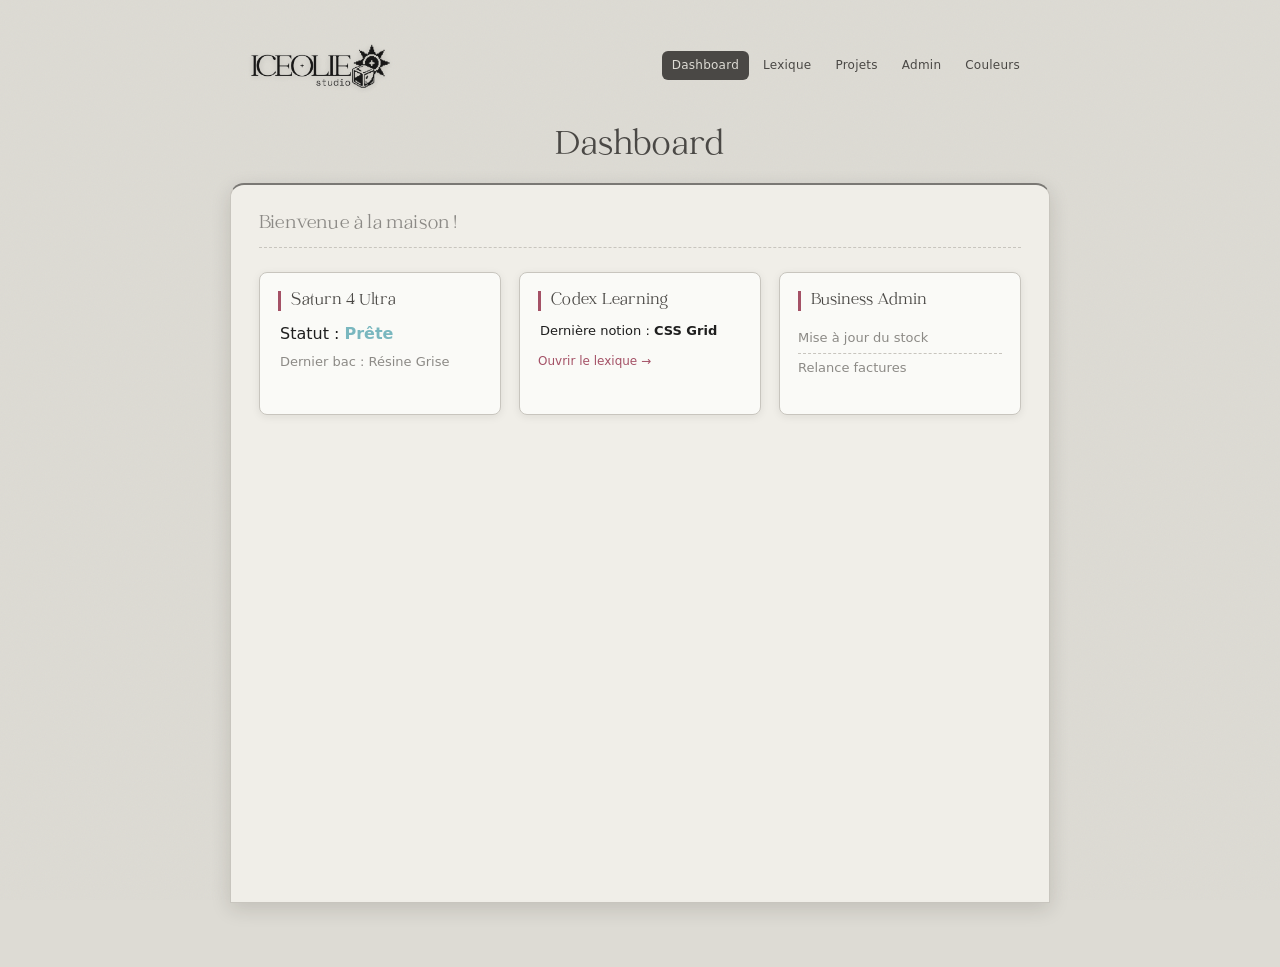
<file: index.html>
<!DOCTYPE html>
<html lang="fr">
<head>
  <meta charset="UTF-8">
  <meta name="viewport" content="width=device-width, initial-scale=1.0">
  <link rel="stylesheet" href="style.css">
  <title>Dashboard — Iceolie</title>
</head>
<body>
  <header class="top-bar">
    <a href="index.html" class="logo"><img src="img/ICEOLIE-HEADER.png" alt="iceolie"></a>
    <nav class="main-nav">
      <a href="index.html" class="nav-link active">Dashboard</a>
      <a href="lexique.html" class="nav-link">Lexique</a>
      <a href="projets.html" class="nav-link">Projets</a>
      <a href="admin.html" class="nav-link">Admin</a>
      <a href="couleurs.html" class="nav-link">Couleurs</a>
    </nav>
  </header>

  <h1>Dashboard</h1>
  <main class="page-content">
    <h2>Bienvenue à la maison !</h2>
    <div class="grid-layout">
      <section class="card">
        <h3>Saturn 4 Ultra</h3>
        <p>Statut : <span style="color: var(--givre); font-weight: bold;">Prête</span></p>
        <p style="font-size: 13px; color: var(--texte-muted);">Dernier bac : Résine Grise</p>
      </section>

      <section class="card">
        <h3>Codex Learning</h3>
        <p style="font-size: 13px;">Dernière notion : <strong>CSS Grid</strong></p>
        <a href="lexique.html" style="font-size: 12px; color: var(--rose);">Ouvrir le lexique →</a>
      </section>

      <section class="card">
        <h3>Business Admin</h3>
        <ul class="mini-list">
          <li>Mise à jour du stock</li>
          <li>Relance factures</li>
        </ul>
      </section>
    </div>
  </main>
</body>
</html>
</file>
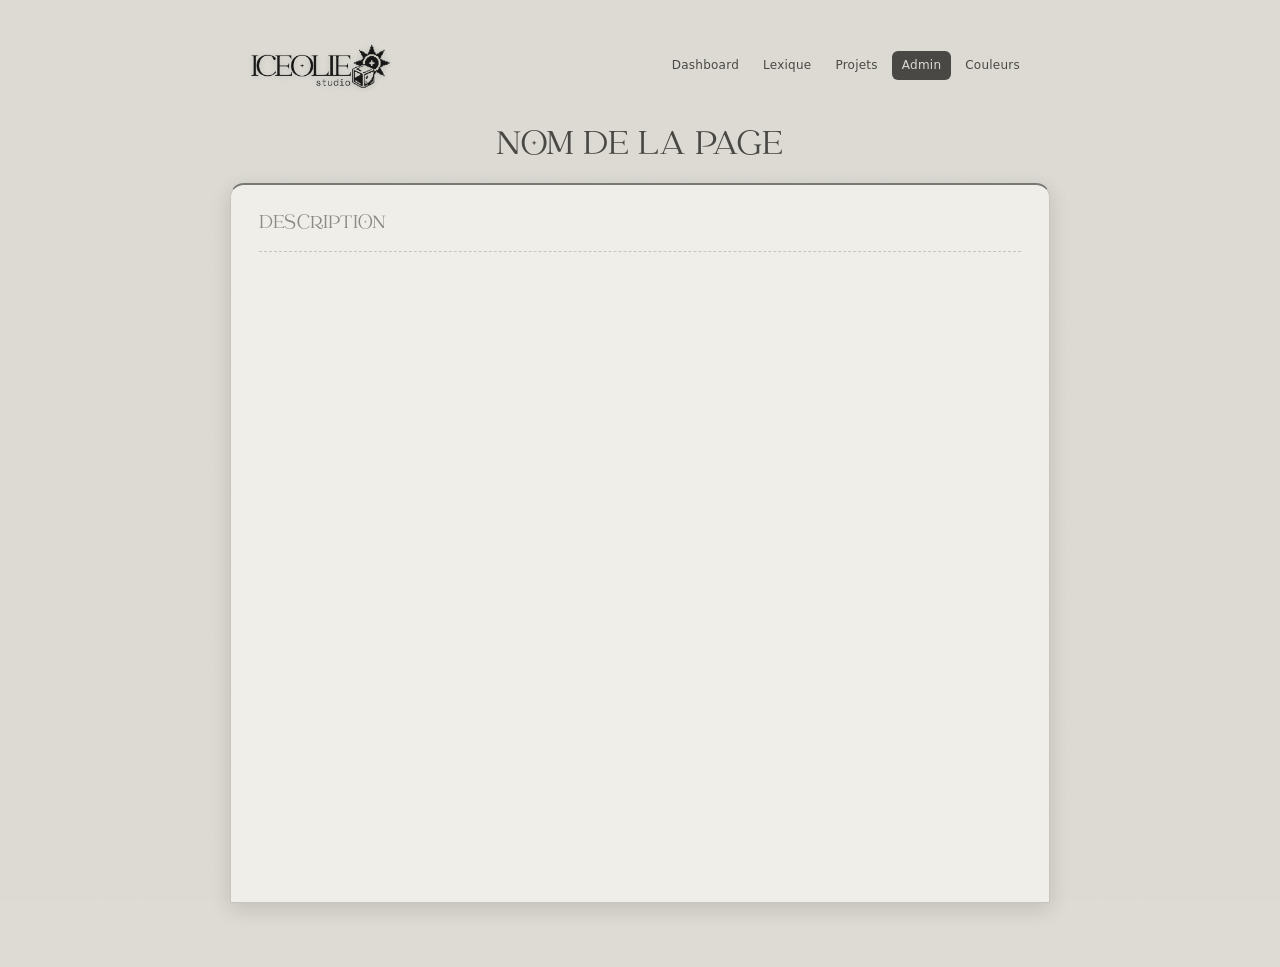
<file: _template.html>
<!DOCTYPE html>
<html lang="fr">
<head>
  <meta charset="UTF-8">
  <meta name="viewport" content="width=device-width, initial-scale=1.0">
  <link rel="icon" type="image/png" href=".img/favicon.png">
  <link rel="stylesheet" href="style.css">
  <title>NOM DE LA PAGE — iceolie</title>
</head>
<body>

<header class="site-header"">
  <div class="top-bar">
<a href="index.html" class="logo"><img src="img/ICEOLIE-HEADER.png" alt="iceolie"></a>
  <nav class="main-nav">
    <a href="index.html" class="nav-link">Dashboard</a>
    <a href="lexique.html" class="nav-link">Lexique</a>
    <a href="projets.html" class="nav-link">Projets</a>
    <a href="admin.html" class="nav-link active">Admin</a>
    <a href="couleurs.html" class="nav-link">Couleurs</a>
  </nav>
  </div>

  <h1>NOM DE LA PAGE</h1>
  <main class="page-content">
  <div class="content-header">
  <h2>DESCRIPTION</h2>

  </div></main></body></html>
</file>
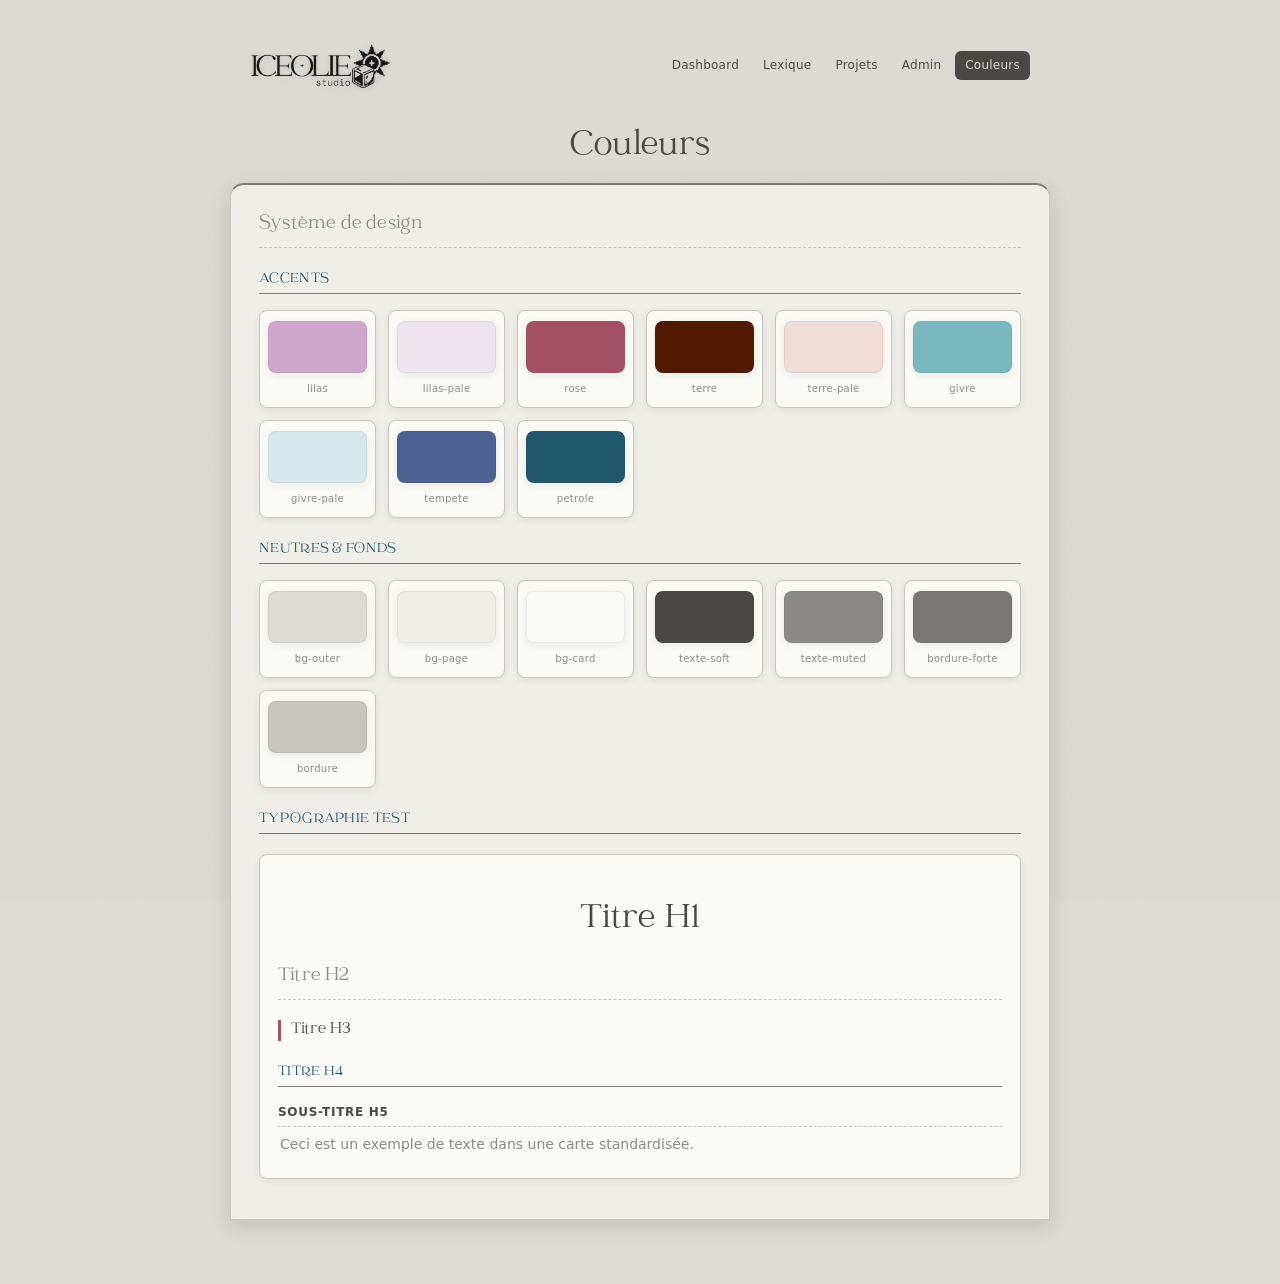
<file: couleurs.html>
<!DOCTYPE html>
<html lang="fr">
<head>
  <meta charset="UTF-8">
  <meta name="viewport" content="width=device-width, initial-scale=1.0">
  <link rel="stylesheet" href="style.css">
  <title>Couleurs — Iceolie</title>
</head>
<body>
  <header class="top-bar">
    <a href="index.html" class="logo"><img src="img/ICEOLIE-HEADER.png" alt="iceolie"></a>
    <nav class="main-nav">
      <a href="index.html" class="nav-link">Dashboard</a>
      <a href="lexique.html" class="nav-link">Lexique</a>
      <a href="projets.html" class="nav-link">Projets</a>
      <a href="admin.html" class="nav-link">Admin</a>
      <a href="couleurs.html" class="nav-link active">Couleurs</a>
    </nav>
  </header>

  <h1>Couleurs</h1>
  <main class="page-content">
    <h2>Système de design</h2>

    <h4>Accents</h4>
    <div class="color-grid">
      <div class="card color-card"><div class="color-box lilas"></div>lilas</div>
      <div class="card color-card"><div class="color-box lilas-pale"></div>lilas-pale</div>
      <div class="card color-card"><div class="color-box rose"></div>rose</div>
      <div class="card color-card"><div class="color-box terre"></div>terre</div>
      <div class="card color-card"><div class="color-box terre-pale"></div>terre-pale</div>
      <div class="card color-card"><div class="color-box givre"></div>givre</div>
      <div class="card color-card"><div class="color-box givre-pale"></div>givre-pale</div>
      <div class="card color-card"><div class="color-box tempete"></div>tempete</div>
      <div class="card color-card"><div class="color-box petrole"></div>petrole</div>
    </div>

    <h4>Neutres & Fonds</h4>
    <div class="color-grid">
      <div class="card color-card"><div class="color-box bg-outer"></div>bg-outer</div>
      <div class="card color-card"><div class="color-box bg-page"></div>bg-page</div>
      <div class="card color-card"><div class="color-box bg-card"></div>bg-card</div>
      <div class="card color-card"><div class="color-box texte-soft"></div>texte-soft</div>
      <div class="card color-card"><div class="color-box texte-muted"></div>texte-muted</div>
      <div class="card color-card"><div class="color-box bordure-forte"></div>bordure-forte</div>
      <div class="card color-card"><div class="color-box bordure"></div>bordure</div>
    </div>

    <h4>Typographie Test</h4>
    <div class="card" style="margin-top: 20px;">
       <h1>Titre H1</h1>
       <h2>Titre H2</h2>
       <h3>Titre H3</h3>
       <h4>Titre H4</h4>
       <h5>Sous-titre H5</h5>
       <p style="font-size: 14px; color: var(--texte-muted);">Ceci est un exemple de texte dans une carte standardisée.</p>
    </div>
  </main>
</body>
</html>
</file>
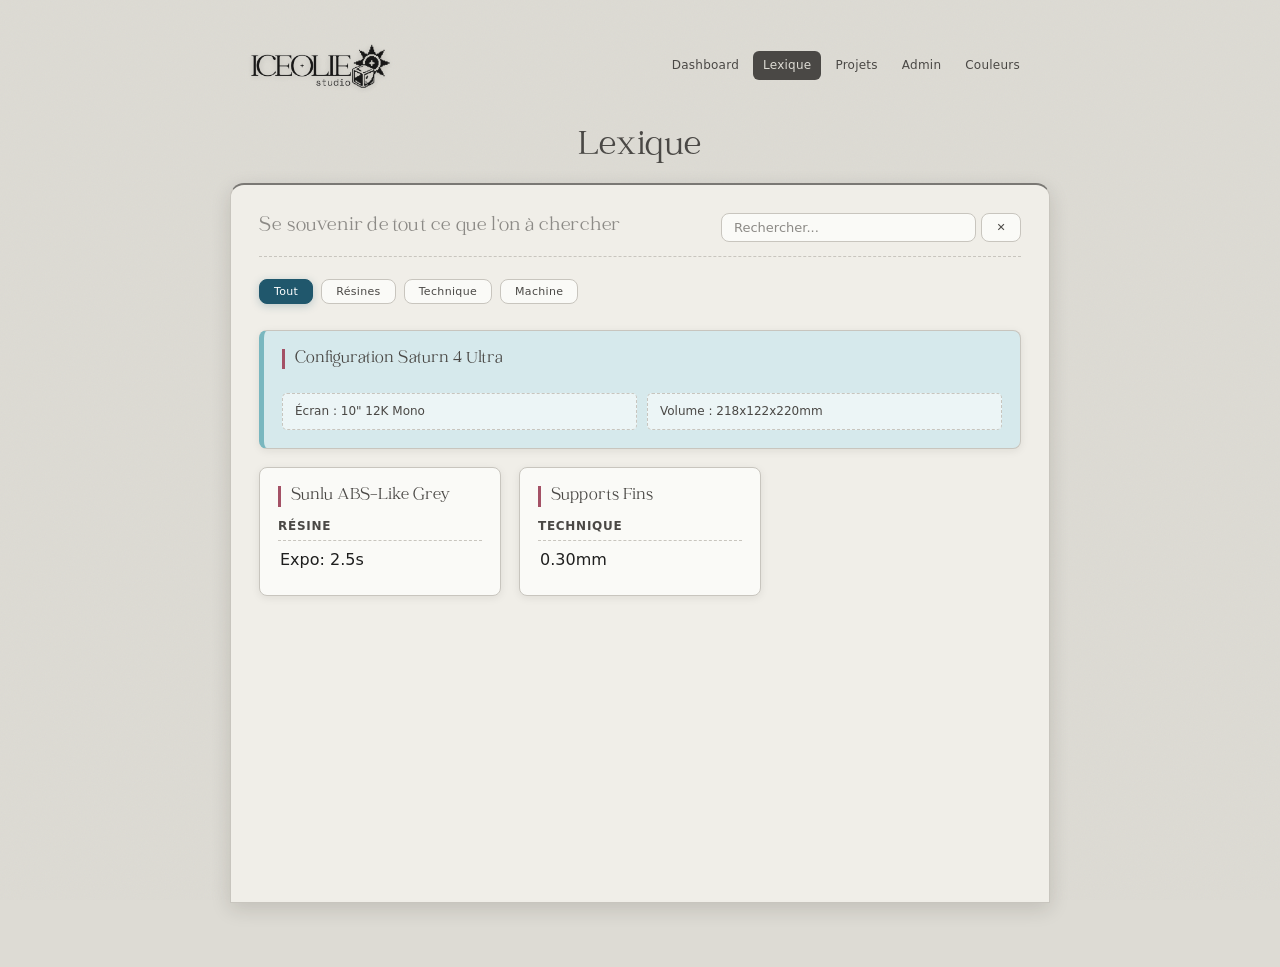
<file: lexique.html>
<!DOCTYPE html>
<html lang="fr">
<head>
  <meta charset="UTF-8">
  <meta name="viewport" content="width=device-width, initial-scale=1.0">
  <link rel="stylesheet" href="style.css">
  <title>Lexique — Iceolie</title>
</head>
<body>
  <header class="top-bar">
    <a href="index.html" class="logo"><img src="img/ICEOLIE-HEADER.png" alt="iceolie"></a>
    <nav class="main-nav">
      <a href="index.html" class="nav-link">Dashboard</a>
      <a href="lexique.html" class="nav-link active">Lexique</a>
      <a href="projets.html" class="nav-link">Projets</a>
      <a href="admin.html" class="nav-link">Admin</a>
      <a href="couleurs.html" class="nav-link">Couleurs</a>
    </nav>
  </header>

    <h1>Lexique</h1>
    <main class="page-content">
    <div class="content-header">
      <h2>Se souvenir de tout ce que l'on à chercher</h2>
      <div class="search-wrapper" style="display: flex; gap: 5px; flex-grow: 1; max-width: 300px;">
        <input type="text" id="searchInput" placeholder="Rechercher...">
        <button id="clearSearch" class="btn-filter">✕</button>
      </div>
    </div>

    <div class="filter-group">
      <button class="btn-filter active" data-cat="all">Tout</button>
      <button class="btn-filter" data-cat="Résine">Résines</button>
      <button class="btn-filter" data-cat="Technique">Technique</button>
      <button class="btn-filter" data-cat="Machine">Machine</button>
    </div>

    <div id="lexiqueContainer" class="grid-layout">
      </div>
  </main>

  <script src="./scripts/lexique.js"></script>
</body>
</html>
</file>
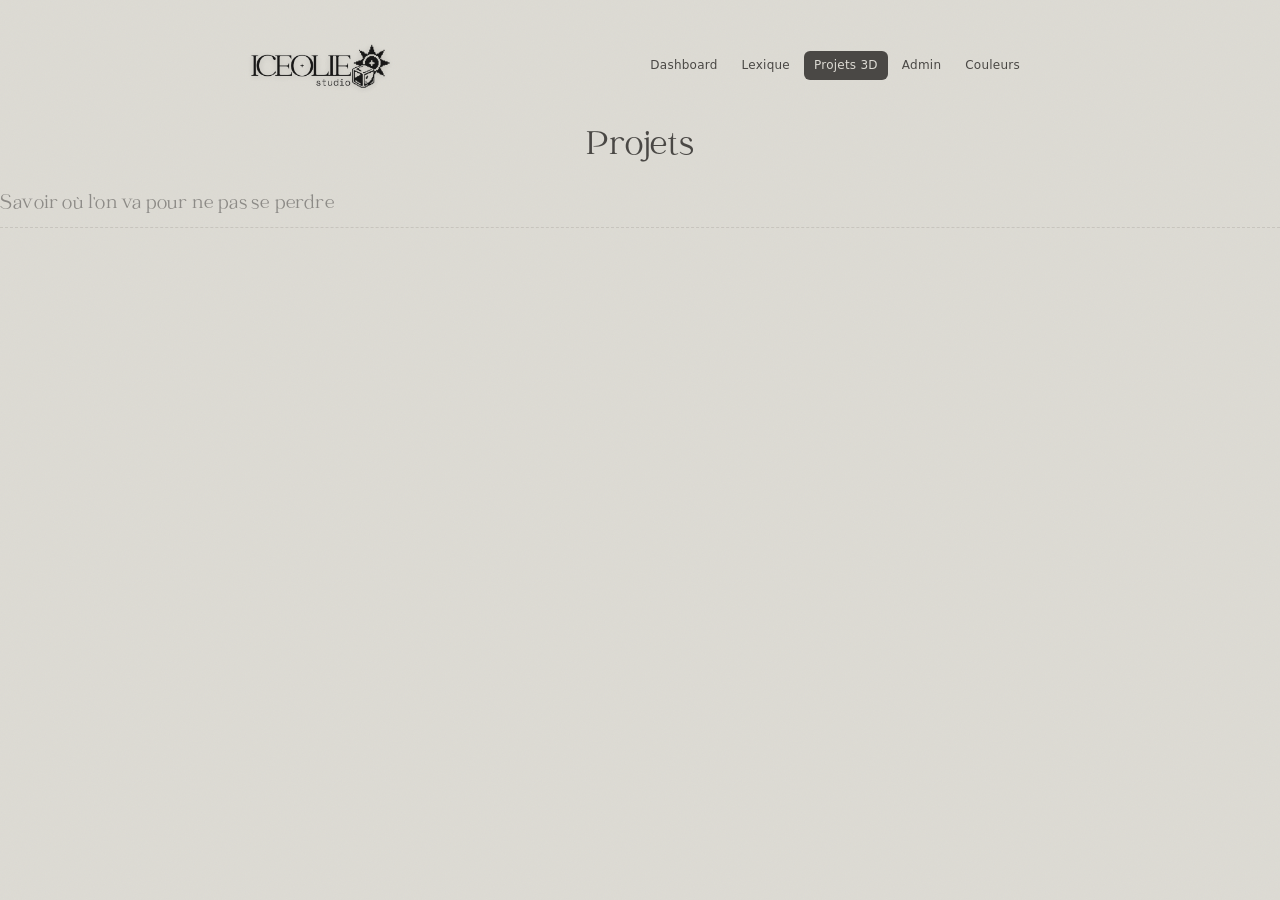
<file: projet.html>
<!DOCTYPE html>
<html lang="fr">
<head>
  <meta charset="UTF-8">
  <meta name="viewport" content="width=device-width, initial-scale=1.0">
  <link rel="icon" type="image/png" href=".img/favicon.png">
  <link rel="stylesheet" href="style.css">
  <title>projets — iceolie</title>
</head>
<body>

<header class="site-header"">
  <div class="top-bar">
<a href="index.html" class="logo"><img src="img/ICEOLIE-HEADER.png" alt="iceolie"></a>
  <nav class="main-nav">
    <a href="index.html" class="nav-link">Dashboard</a>
    <a href="lexique.html" class="nav-link">Lexique</a>
    <a href="projets.html" class="nav-link active">Projets 3D</a>
    <a href="admin.html" class="nav-link">Admin</a>
    <a href="couleurs.html" class="nav-link">Couleurs</a>
  </nav>
  </div>

  <h1>Projets</h1>
  <h2>Savoir où l'on va pour ne pas se perdre</h2>

</body></html>
</file>
<file: style.css>
/* ═══════════════════════════════════════════════════
   ICEOLIE — DESIGN SYSTEM
   ═══════════════════════════════════════════════════ */

@font-face {
  font-family: 'catchy-mager';
  src: url('./font/catchy-mager.otf') format('opentype');
}

/* ── VARIABLES ── */
:root {
  --lilas:         #CDA8CC;
  --lilas-pale:    #EDE4ED;
  --rose:          #A45166;
  --tempete:       #4C6092;
  --petrole:       #20576C;
  --givre:         #79B7BF;
  --givre-pale:    #D6E9EC;
  --terre:         #511A00;
  --terre-pale:    #F0DDD5;

  --bg-outer:      #DDDBD4;
  --bg-page:       #F0EEE8;
  --bg-card:       #FAFAF7;
  --texte:         #1E1E1E;
  --texte-soft:    #4A4845;
  --texte-muted:   #8C8A86;
  --bordure:       #C8C5BE;
  --bordure-forte: #7A7874;

  --ombre:       0 2px 8px rgba(30, 20, 15, 0.08);
  --ombre-forte: 0 6px 20px rgba(30, 20, 15, 0.14);

  --font-title: 'catchy-mager', serif;
  --font-body:  system-ui, -apple-system, sans-serif;

  --radius:     8px;
  --radius-lg:  14px;
  --transition: 0.25s cubic-bezier(0.165, 0.84, 0.44, 1);
}

/* ══════════════════════════════════════════
   BASE
══════════════════════════════════════════ */
*, *::before, *::after { box-sizing: border-box; }

body {
  background: var(--bg-outer);
  font-family: var(--font-body);
  color: var(--texte);
  padding: 2rem 0 4rem;
  margin: 0;
  line-height: 1.6;
  min-height: 100vh;
}

/* Grain subtil sur le fond */
body::before {
  content: '';
  position: fixed;
  inset: 0;
  background-image: url("data:image/svg+xml,%3Csvg xmlns='http://www.w3.org/2000/svg' width='200' height='200'%3E%3Cfilter id='n'%3E%3CfeTurbulence type='fractalNoise' baseFrequency='0.75' numOctaves='4' stitchTiles='stitch'/%3E%3C/filter%3E%3Crect width='200' height='200' filter='url(%23n)' opacity='0.03'/%3E%3C/svg%3E");
  pointer-events: none;
  z-index: 0;
}

a {
  color: var(--petrole);
  text-decoration: none;
  transition: color var(--transition);
}
a:hover { color: var(--terre); }

p { margin: 5px 2px; }

/* ══════════════════════════════════════════
   TYPOGRAPHIE
══════════════════════════════════════════ */
h1 {
  font-family: var(--font-title);
  font-size: 36px;
  font-weight: 500;
  color: var(--texte-soft);
  text-align: center;
  margin: 0 0 0;
  padding: 1.2rem 0 1rem;
  letter-spacing: 0.01em;
  position: relative;
  z-index: 1;
}

h2 {
  font-family: var(--font-title);
  font-size: 20px;
  font-weight: 500;
  color: var(--texte-muted);
  margin: 0 0 20px;
  padding-bottom: 10px;
  border-bottom: 1px dashed var(--bordure);
  line-height: 1.2;
  letter-spacing: 0.01em;
}

h3 {
  font-family: var(--font-title);
  font-size: 17px;
  font-weight: 500;
  line-height: 1.2;
  margin: 0 0 10px;
  color: var(--texte-soft);
  padding-left: 10px;
  border-left: 3px solid var(--rose);
}

h4 {
  font-family: var(--font-title);
  font-size: 15px;
  font-weight: 500;
  color: var(--petrole);
  line-height: 1;
  border-bottom: 1px solid var(--bordure-forte);
  margin: 24px 0 16px;
  padding-bottom: 6px;
  letter-spacing: 0.02em;
  text-transform: uppercase;
}

h5 {
  margin: 0 0 6px;
  font-family: var(--font-body);
  font-weight: 600;
  color: var(--texte-soft);
  font-size: 12px;
  text-transform: uppercase;
  letter-spacing: 0.06em;
  border-bottom: 1px dashed var(--bordure);
  padding-bottom: 4px;
}

/* ══════════════════════════════════════════
   NAVIGATION
══════════════════════════════════════════ */
.top-bar {
  display: flex;
  justify-content: space-between;
  align-items: center;
  max-width: 820px;
  margin: 0 auto;
  padding: 12px 20px;
  position: relative;
  z-index: 10;
}

.logo img {
  display: block;
  max-width: 140px;
  height: auto;
  opacity: 0.9;
  transition: opacity var(--transition);
  filter: drop-shadow(0 1px 3px rgba(30,20,15,0.15));
}
.logo:hover img { opacity: 1; }

.main-nav {
  display: flex;
  gap: 4px;
  font-size: 12px;
}

.nav-link {
  position: relative;
  padding: 5px 10px;
  border-radius: 6px;
  color: var(--texte-soft);
  text-decoration: none;
  font-weight: 500;
  letter-spacing: 0.02em;
  transition: all var(--transition);
}

/* coins animés */
.nav-link::before,
.nav-link::after {
  content: '';
  position: absolute;
  width: 0;
  height: 0;
  border: 0 solid var(--bordure-forte);
  transition: all 0.3s ease;
}
.nav-link::before { top: 0; left: 0; }
.nav-link::after  { bottom: 0; right: 0; }

.nav-link:hover {
  color: var(--petrole);
  background: rgba(32, 87, 108, 0.06);
}
.nav-link:hover::before {
  width: 8px; height: 8px;
  border-top-width: 1.5px;
  border-left-width: 1.5px;
}
.nav-link:hover::after {
  width: 8px; height: 8px;
  border-bottom-width: 1.5px;
  border-right-width: 1.5px;
}

.nav-link.active {
  background: var(--texte-soft);
  color: var(--bg-outer);
  border-radius: 6px;
}
.nav-link.active:hover {
  background: var(--petrole);
  color: white;
}

/* ══════════════════════════════════════════
   PAGE CONTENT
══════════════════════════════════════════ */
.page-content {
  background: var(--bg-page);
  border: 1px solid var(--bordure);
  border-top: 2px solid var(--bordure-forte);
  border-radius: var(--radius-lg) var(--radius-lg) 0 0;
  padding: 28px 28px 40px;
  margin: -10px auto 0;
  min-height: 80vh;
  box-shadow: var(--ombre-forte);
  max-width: 820px;
  position: relative;
  z-index: 1;
}

/* ══════════════════════════════════════════
   CARDS
══════════════════════════════════════════ */
.card {
  background: var(--bg-card);
  padding: 18px;
  border-radius: var(--radius);
  position: relative;
  border: 1px solid var(--bordure);
  transition: all var(--transition);
  box-shadow: var(--ombre);
  overflow: hidden;
}

/* coins animés sur hover */
.card::before,
.card::after {
  content: '';
  position: absolute;
  width: 0;
  height: 0;
  border: 0 solid var(--bordure);
  transition: all var(--transition);
  z-index: 2;
}
.card::before { top: 0; left: 0; }
.card::after  { bottom: 0; right: 0; }

.card:hover {
  border-radius: 2px;
  transform: translate(-2px, -2px);
  box-shadow: 5px 5px 0px var(--givre);
  border-color: var(--bordure-forte);
}
.card:hover::before {
  width: 18px; height: 18px;
  border-top-width: 2px;
  border-left-width: 2px;
  border-color: var(--petrole);
}
.card:hover::after {
  width: 18px; height: 18px;
  border-bottom-width: 2px;
  border-right-width: 2px;
  border-color: var(--petrole);
}

/* ── CARD HERO ── */
.card-hero {
  grid-column: 1 / -1;
  background: var(--givre-pale);
  border-left: 5px solid var(--givre);
}
.hero-header {
  display: flex;
  justify-content: space-between;
  align-items: center;
  margin-bottom: 14px;
}
.hero-content {
  display: grid;
  grid-template-columns: repeat(auto-fit, minmax(150px, 1fr));
  gap: 10px;
}
.hero-stat {
  font-size: 12px;
  padding: 8px 12px;
  background: rgba(255,255,255,0.55);
  border-radius: 5px;
  border: 1px dashed var(--bordure);
  color: var(--texte-soft);
}
.card-hero:hover {
  border-left: 5px solid var(--givre);
  transform: translateY(-2px);
  border-radius: var(--radius);
  box-shadow: var(--ombre-forte);
}
.card-hero:hover::before,
.card-hero:hover::after { width: 0; height: 0; border: none; }

/* ══════════════════════════════════════════
   LAYOUT GRILLES
══════════════════════════════════════════ */
.grid-layout {
  display: grid;
  grid-template-columns: repeat(auto-fit, minmax(220px, 1fr));
  gap: 18px;
  padding: 4px 0;
}

.content-header {
  display: flex;
  justify-content: space-between;
  align-items: center;
  border-bottom: 1px dashed var(--bordure);
  margin-bottom: 22px;
  padding-bottom: 14px;
  gap: 15px;
}
.content-header h2 {
  border-bottom: none;
  margin-bottom: 0;
  padding-bottom: 0;
  flex-shrink: 0;
}

/* ══════════════════════════════════════════
   FILTRES & BOUTONS
══════════════════════════════════════════ */
.filter-group {
  display: flex;
  gap: 8px;
  margin-bottom: 22px;
  flex-wrap: wrap;
}

.btn-filter {
  background: var(--bg-card);
  border: 1px solid var(--bordure);
  padding: 5px 14px;
  border-radius: var(--radius);
  font-size: 11px;
  font-family: var(--font-body);
  font-weight: 500;
  letter-spacing: 0.03em;
  cursor: pointer;
  transition: all var(--transition);
  color: var(--texte-soft);
}
.btn-filter:hover {
  border-color: var(--petrole);
  color: var(--petrole);
  background: var(--givre-pale);
}
.btn-filter.active {
  background: var(--petrole);
  color: white;
  border-color: var(--petrole);
  box-shadow: 0 2px 8px rgba(32, 87, 108, 0.25);
}

.btn-add {
  background: var(--petrole);
  color: var(--bg-card);
  border: none;
  padding: 7px 16px;
  border-radius: var(--radius);
  font-family: var(--font-body);
  font-size: 12px;
  font-weight: 600;
  letter-spacing: 0.03em;
  cursor: pointer;
  transition: all var(--transition);
  white-space: nowrap;
  flex-shrink: 0;
  box-shadow: 0 2px 6px rgba(32, 87, 108, 0.2);
}
.btn-add:hover {
  background: var(--tempete);
  transform: translateY(-1px);
  box-shadow: 0 4px 12px rgba(32, 87, 108, 0.3);
}

/* ══════════════════════════════════════════
   INPUTS
══════════════════════════════════════════ */
#searchInput {
  background: var(--bg-card);
  border: 1px solid var(--bordure);
  padding: 6px 12px;
  border-radius: var(--radius);
  font-size: 13px;
  font-family: var(--font-body);
  color: var(--texte-soft);
  outline: none;
  transition: all var(--transition);
  width: 100%;
  max-width: 300px;
}
#searchInput:focus {
  border-color: var(--petrole);
  box-shadow: 0 0 0 3px var(--givre-pale);
}
#searchInput::placeholder { color: var(--texte-muted); }

/* ══════════════════════════════════════════
   STATUS / MESSAGES
══════════════════════════════════════════ */
.status-msg {
  font-size: 12px;
  color: var(--petrole);
  margin-bottom: 12px;
  padding: 8px 12px;
  background: var(--givre-pale);
  border-radius: var(--radius);
  border: 1px dashed var(--bordure);
  display: inline-block;
}
.empty-msg {
  color: var(--texte-muted);
  font-size: 13px;
  padding: 30px 0;
  text-align: center;
}

/* ══════════════════════════════════════════
   PROJETS
══════════════════════════════════════════ */
#projectsContainer {
  display: grid;
  grid-template-columns: repeat(auto-fill, minmax(260px, 1fr));
  gap: 18px;
}

.project-card {
  background: var(--bg-card);
  border: 1px solid var(--bordure);
  border-radius: var(--radius-lg);
  overflow: hidden;
  display: flex;
  flex-direction: column;
  transition: all var(--transition);
  box-shadow: var(--ombre);
}
.project-card:hover {
  transform: translateY(-4px);
  box-shadow: var(--ombre-forte);
  border-color: var(--givre);
}

.project-image {
  width: 100%;
  height: 150px;
  background-size: cover;
  background-position: center;
  border-bottom: 1px solid var(--bordure);
  background-color: var(--bg-outer);
}

.project-body {
  padding: 16px;
  display: flex;
  flex-direction: column;
  gap: 9px;
  flex: 1;
}

.project-meta {
  display: flex;
  align-items: center;
  gap: 6px;
  flex-wrap: wrap;
}
.project-cat {
  font-size: 9px;
  font-weight: 600;
  text-transform: uppercase;
  letter-spacing: 0.08em;
  color: var(--texte-muted);
  background: var(--bg-outer);
  padding: 2px 8px;
  border-radius: 20px;
}
.project-status {
  font-size: 9px;
  font-weight: 600;
  padding: 2px 8px;
  border-radius: 20px;
  letter-spacing: 0.04em;
}

.project-title {
  font-family: var(--font-title);
  font-size: 16px;
  font-weight: 500;
  color: var(--texte-soft);
  margin: 0;
  line-height: 1.25;
  border-left: 3px solid var(--givre);
  padding-left: 9px;
}

.project-desc {
  font-size: 12px;
  color: var(--texte-muted);
  line-height: 1.55;
  margin: 0;
  display: -webkit-box;
  -webkit-line-clamp: 3;
  -webkit-box-orient: vertical;
  overflow: hidden;
}

.project-tech {
  display: flex;
  flex-wrap: wrap;
  gap: 5px;
}
.tech-tag {
  font-size: 10px;
  color: var(--petrole);
  background: var(--givre-pale);
  padding: 3px 9px;
  border-radius: var(--radius);
  border: 1px solid var(--bordure);
}

.project-footer {
  display: flex;
  justify-content: space-between;
  align-items: center;
  margin-top: auto;
  padding-top: 10px;
  border-top: 1px dashed var(--bordure);
}
.project-link {
  font-size: 11px;
  color: var(--petrole);
  font-weight: 600;
  letter-spacing: 0.02em;
  transition: color var(--transition);
}
.project-link:hover { color: var(--terre); }

.project-actions { display: flex; gap: 5px; }
.btn-action {
  background: none;
  border: 1px solid var(--bordure);
  border-radius: var(--radius);
  width: 28px;
  height: 28px;
  font-size: 12px;
  cursor: pointer;
  color: var(--texte-muted);
  transition: all var(--transition);
  display: flex;
  align-items: center;
  justify-content: center;
}
.btn-action:hover {
  border-color: var(--petrole);
  color: var(--petrole);
  background: var(--givre-pale);
}
.btn-action.btn-delete:hover {
  border-color: var(--rose);
  color: var(--rose);
  background: var(--lilas-pale);
}

/* ══════════════════════════════════════════
   OVERLAY / MODALE
══════════════════════════════════════════ */
.overlay {
  display: none;
  position: fixed;
  inset: 0;
  background: rgba(30, 20, 15, 0.5);
  backdrop-filter: blur(4px);
  z-index: 1000;
  align-items: center;
  justify-content: center;
  padding: 20px;
}
.overlay.open { display: flex; }

.overlay-box {
  background: var(--bg-page);
  border: 1px solid var(--bordure);
  border-top: 3px solid var(--petrole);
  border-radius: var(--radius-lg);
  padding: 26px;
  width: 100%;
  max-width: 540px;
  max-height: 90vh;
  overflow-y: auto;
  box-shadow: 0 20px 60px rgba(30, 20, 15, 0.25);
  animation: slideUp 0.25s cubic-bezier(0.165, 0.84, 0.44, 1);
}
@keyframes slideUp {
  from { opacity: 0; transform: translateY(16px); }
  to   { opacity: 1; transform: translateY(0); }
}

.overlay-header {
  display: flex;
  justify-content: space-between;
  align-items: center;
  margin-bottom: 20px;
  padding-bottom: 14px;
  border-bottom: 1px dashed var(--bordure);
}
.overlay-header h3 {
  font-family: var(--font-title);
  font-size: 20px;
  color: var(--texte-soft);
  margin: 0;
  border: none;
  padding: 0;
}
.overlay-close {
  background: none;
  border: 1px solid var(--bordure);
  border-radius: var(--radius);
  width: 30px;
  height: 30px;
  cursor: pointer;
  color: var(--texte-muted);
  font-size: 12px;
  transition: all var(--transition);
  display: flex;
  align-items: center;
  justify-content: center;
}
.overlay-close:hover {
  border-color: var(--rose);
  color: var(--rose);
  background: var(--lilas-pale);
}

/* ══════════════════════════════════════════
   FORMULAIRE
══════════════════════════════════════════ */
.form-row {
  display: grid;
  grid-template-columns: 1fr 1fr;
  gap: 14px;
}
.form-group {
  display: flex;
  flex-direction: column;
  gap: 5px;
  margin-bottom: 14px;
}
.form-group label {
  font-size: 10px;
  font-weight: 600;
  color: var(--texte-muted);
  text-transform: uppercase;
  letter-spacing: 0.08em;
}
.form-group input,
.form-group select,
.form-group textarea {
  background: var(--bg-card);
  border: 1px solid var(--bordure);
  border-radius: var(--radius);
  padding: 9px 12px;
  font-family: var(--font-body);
  font-size: 13px;
  color: var(--texte);
  outline: none;
  transition: all var(--transition);
  width: 100%;
  box-sizing: border-box;
  appearance: none;
}
.form-group input:focus,
.form-group select:focus,
.form-group textarea:focus {
  border-color: var(--petrole);
  box-shadow: 0 0 0 3px var(--givre-pale);
}
.form-group textarea {
  resize: vertical;
  min-height: 80px;
  line-height: 1.55;
}

.impression-section {
  background: var(--givre-pale);
  border: 1px solid var(--bordure);
  border-left: 3px solid var(--givre);
  border-radius: var(--radius);
  padding: 16px;
  margin-bottom: 14px;
}
.impression-title {
  font-size: 10px;
  font-weight: 600;
  color: var(--petrole);
  text-transform: uppercase;
  letter-spacing: 0.08em;
  margin-bottom: 14px;
}

.form-actions {
  display: flex;
  justify-content: flex-end;
  gap: 8px;
  margin-top: 4px;
  padding-top: 16px;
  border-top: 1px dashed var(--bordure);
}

/* ══════════════════════════════════════════
   COULEURS — PAGE
══════════════════════════════════════════ */
.color-grid {
  display: grid;
  grid-template-columns: repeat(auto-fill, minmax(110px, 1fr));
  gap: 12px;
  width: 100%;
  margin-bottom: 10px;
}
.color-card {
  text-align: center;
  font-size: 10px;
  padding: 10px 8px;
  font-weight: 500;
  color: var(--texte-muted);
  letter-spacing: 0.03em;
}
.color-box {
  width: 100%;
  height: 52px;
  border-radius: var(--radius);
  margin-bottom: 8px;
  box-shadow: inset 0 0 0 1px rgba(0,0,0,0.06), var(--ombre);
  transition: transform var(--transition);
}
.color-card:hover .color-box { transform: scale(1.04); }

/* ══════════════════════════════════════════
   MISC
══════════════════════════════════════════ */
.mini-list {
  list-style: none;
  padding: 0;
  font-size: 13px;
  color: var(--texte-muted);
}
.mini-list li {
  border-bottom: 1px dashed var(--bordure);
  padding: 4px 0;
}
.mini-list li:last-child { border-bottom: none; }

/* ══════════════════════════════════════════
   COULEURS (classes utilitaires)
══════════════════════════════════════════ */
.lilas        { background: var(--lilas); }
.rose         { background: var(--rose); }
.terre        { background: var(--terre); }
.givre        { background: var(--givre); }
.tempete      { background: var(--tempete); }
.petrole      { background: var(--petrole); }
.lilas-pale   { background: var(--lilas-pale); }
.givre-pale   { background: var(--givre-pale); }
.terre-pale   { background: var(--terre-pale); }
.bg-outer     { background: var(--bg-outer); }
.bg-page      { background: var(--bg-page); }
.bg-card      { background: var(--bg-card); }
.texte-soft   { background: var(--texte-soft); }
.texte-muted  { background: var(--texte-muted); }
.bordure      { background: var(--bordure); }
.bordure-forte{ background: var(--bordure-forte); }

/* ══════════════════════════════════════════
   RESPONSIVE
══════════════════════════════════════════ */
@media (max-width: 840px) {
  .page-content { border-radius: var(--radius) var(--radius) 0 0; padding: 20px 16px; }
  .top-bar { padding: 10px 16px; }
}

@media (max-width: 600px) {
  h1 { font-size: 28px; }
  .main-nav { gap: 2px; font-size: 11px; }
  .nav-link { padding: 4px 7px; }
  .form-row { grid-template-columns: 1fr; }
  #projectsContainer { grid-template-columns: 1fr; }
  .overlay-box { padding: 18px; }
  .content-header { flex-wrap: wrap; }
}

.admin-task { display: flex; align-items: center; gap: 10px; padding: 10px 0; border-bottom: 1px solid var(--bordure); font-size: 14px; }
.admin-task:last-child { border-bottom: none; }
.admin-task input[type="checkbox"] { accent-color: var(--petrole); width: 18px; height: 18px; cursor: pointer; }
.admin-task.done { opacity: 0.6; text-decoration: line-through; }
</file>
